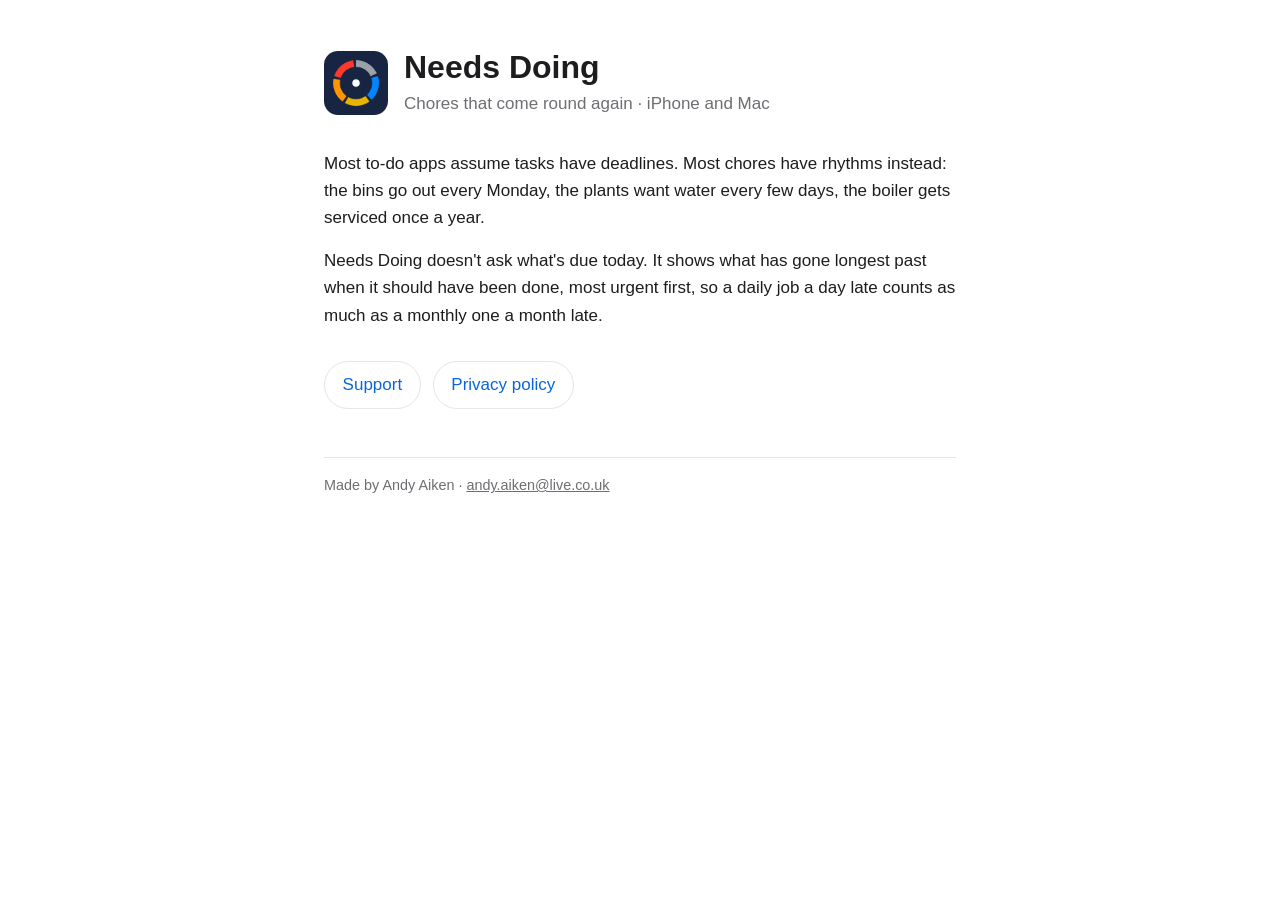
<file: docs/index.html>
<!DOCTYPE html>
<html lang="en-GB">
<head>
  <meta charset="utf-8">
  <meta name="viewport" content="width=device-width, initial-scale=1">
  <title>Needs Doing</title>
  <meta name="description" content="Needs Doing shows what has gone longest past when it should have been done, for chores that come round on a rhythm.">
  <link rel="icon" href="icon.png">
  <link rel="stylesheet" href="style.css">
</head>
<body>
<main>
  <header>
    <img src="icon.png" alt="">
    <div>
      <h1>Needs Doing</h1>
      <p class="subtitle">Chores that come round again · iPhone and Mac</p>
    </div>
  </header>

  <p>Most to-do apps assume tasks have deadlines. Most chores have rhythms instead: the bins go out every Monday, the plants want water every few days, the boiler gets serviced once a year.</p>
  <p>Needs Doing doesn't ask what's due today. It shows what has gone longest past when it should have been done, most urgent first, so a daily job a day late counts as much as a monthly one a month late.</p>

  <nav class="links">
    <a href="support.html">Support</a>
    <a href="privacy.html">Privacy policy</a>
  </nav>

  <footer>
    <p>Made by Andy Aiken · <a href="mailto:andy.aiken@live.co.uk">andy.aiken@live.co.uk</a></p>
  </footer>
</main>
</body>
</html>
</file>
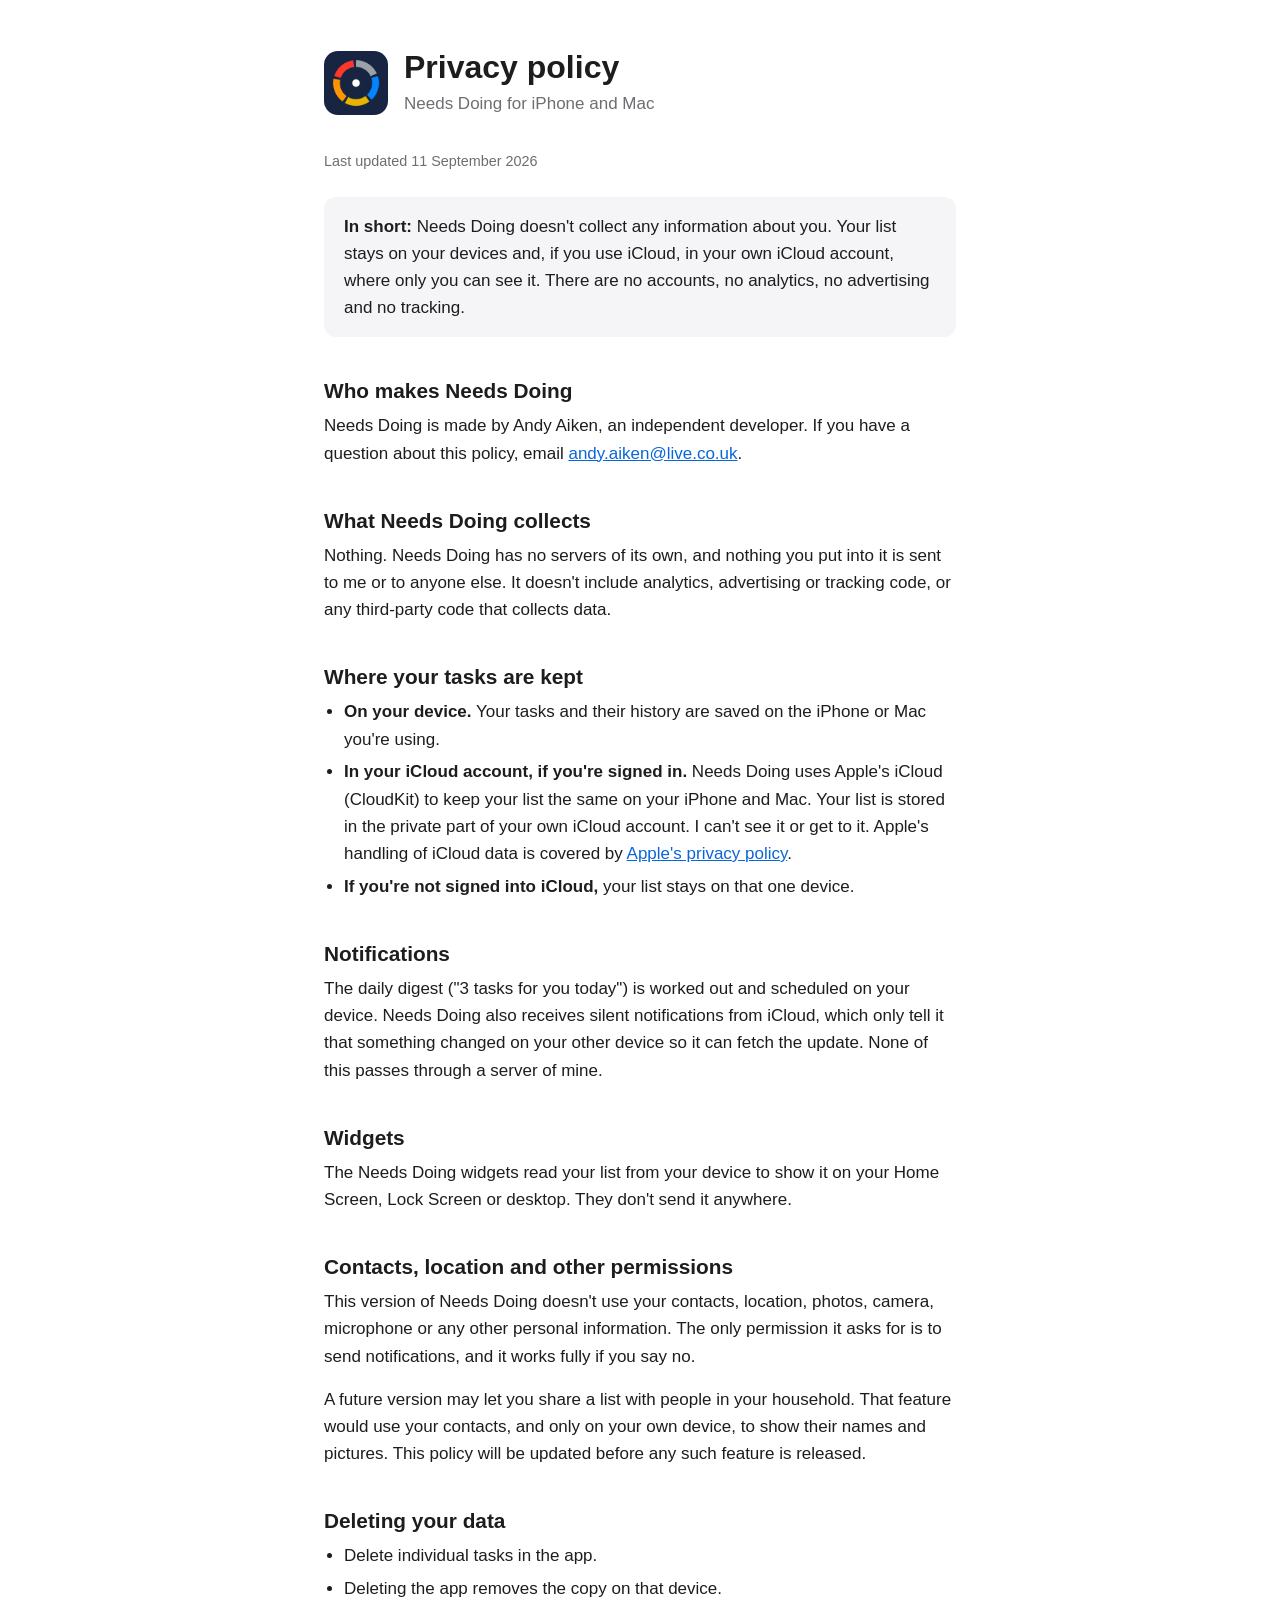
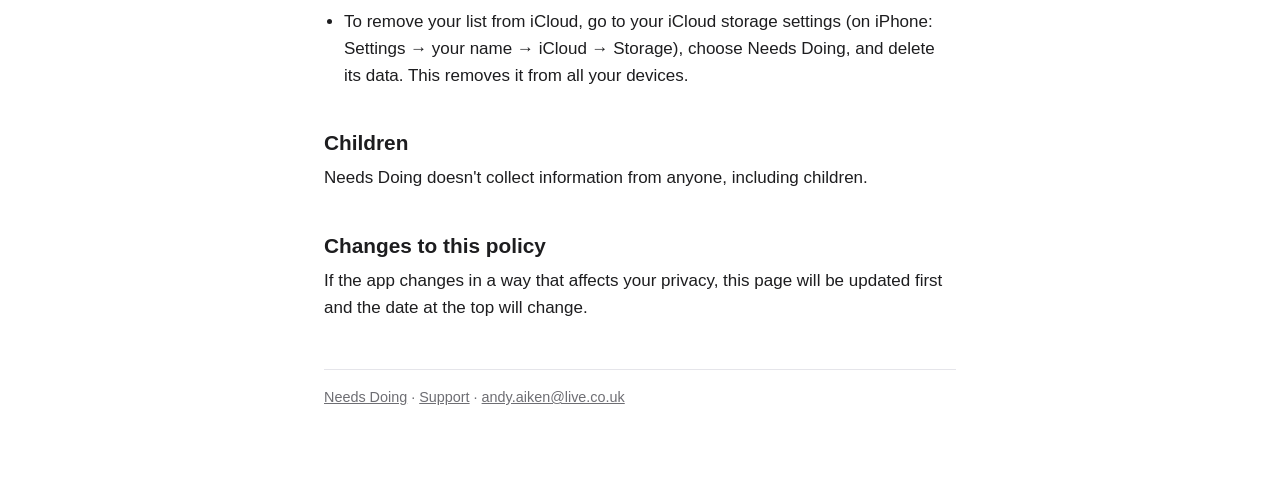
<file: docs/privacy.html>
<!DOCTYPE html>
<html lang="en-GB">
<head>
  <meta charset="utf-8">
  <meta name="viewport" content="width=device-width, initial-scale=1">
  <title>Privacy policy · Needs Doing</title>
  <link rel="icon" href="icon.png">
  <link rel="stylesheet" href="style.css">
</head>
<body>
<main>
  <header>
    <img src="icon.png" alt="">
    <div>
      <h1>Privacy policy</h1>
      <p class="subtitle">Needs Doing for iPhone and Mac</p>
    </div>
  </header>

  <p class="updated">Last updated 11 September 2026</p>

  <div class="summary">
    <p><strong>In short:</strong> Needs Doing doesn't collect any information about you. Your list stays on your devices and, if you use iCloud, in your own iCloud account, where only you can see it. There are no accounts, no analytics, no advertising and no tracking.</p>
  </div>

  <h2>Who makes Needs Doing</h2>
  <p>Needs Doing is made by Andy Aiken, an independent developer. If you have a question about this policy, email <a href="mailto:andy.aiken@live.co.uk">andy.aiken@live.co.uk</a>.</p>

  <h2>What Needs Doing collects</h2>
  <p>Nothing. Needs Doing has no servers of its own, and nothing you put into it is sent to me or to anyone else. It doesn't include analytics, advertising or tracking code, or any third-party code that collects data.</p>

  <h2>Where your tasks are kept</h2>
  <ul>
    <li><strong>On your device.</strong> Your tasks and their history are saved on the iPhone or Mac you're using.</li>
    <li><strong>In your iCloud account, if you're signed in.</strong> Needs Doing uses Apple's iCloud (CloudKit) to keep your list the same on your iPhone and Mac. Your list is stored in the private part of your own iCloud account. I can't see it or get to it. Apple's handling of iCloud data is covered by <a href="https://www.apple.com/legal/privacy/">Apple's privacy policy</a>.</li>
    <li><strong>If you're not signed into iCloud,</strong> your list stays on that one device.</li>
  </ul>

  <h2>Notifications</h2>
  <p>The daily digest ("3 tasks for you today") is worked out and scheduled on your device. Needs Doing also receives silent notifications from iCloud, which only tell it that something changed on your other device so it can fetch the update. None of this passes through a server of mine.</p>

  <h2>Widgets</h2>
  <p>The Needs Doing widgets read your list from your device to show it on your Home Screen, Lock Screen or desktop. They don't send it anywhere.</p>

  <h2>Contacts, location and other permissions</h2>
  <p>This version of Needs Doing doesn't use your contacts, location, photos, camera, microphone or any other personal information. The only permission it asks for is to send notifications, and it works fully if you say no.</p>
  <p>A future version may let you share a list with people in your household. That feature would use your contacts, and only on your own device, to show their names and pictures. This policy will be updated before any such feature is released.</p>

  <h2>Deleting your data</h2>
  <ul>
    <li>Delete individual tasks in the app.</li>
    <li>Deleting the app removes the copy on that device.</li>
    <li>To remove your list from iCloud, go to your iCloud storage settings (on iPhone: Settings → your name → iCloud → Storage), choose Needs Doing, and delete its data. This removes it from all your devices.</li>
  </ul>

  <h2>Children</h2>
  <p>Needs Doing doesn't collect information from anyone, including children.</p>

  <h2>Changes to this policy</h2>
  <p>If the app changes in a way that affects your privacy, this page will be updated first and the date at the top will change.</p>

  <footer>
    <p><a href="index.html">Needs Doing</a> · <a href="support.html">Support</a> · <a href="mailto:andy.aiken@live.co.uk">andy.aiken@live.co.uk</a></p>
  </footer>
</main>
</body>
</html>
</file>
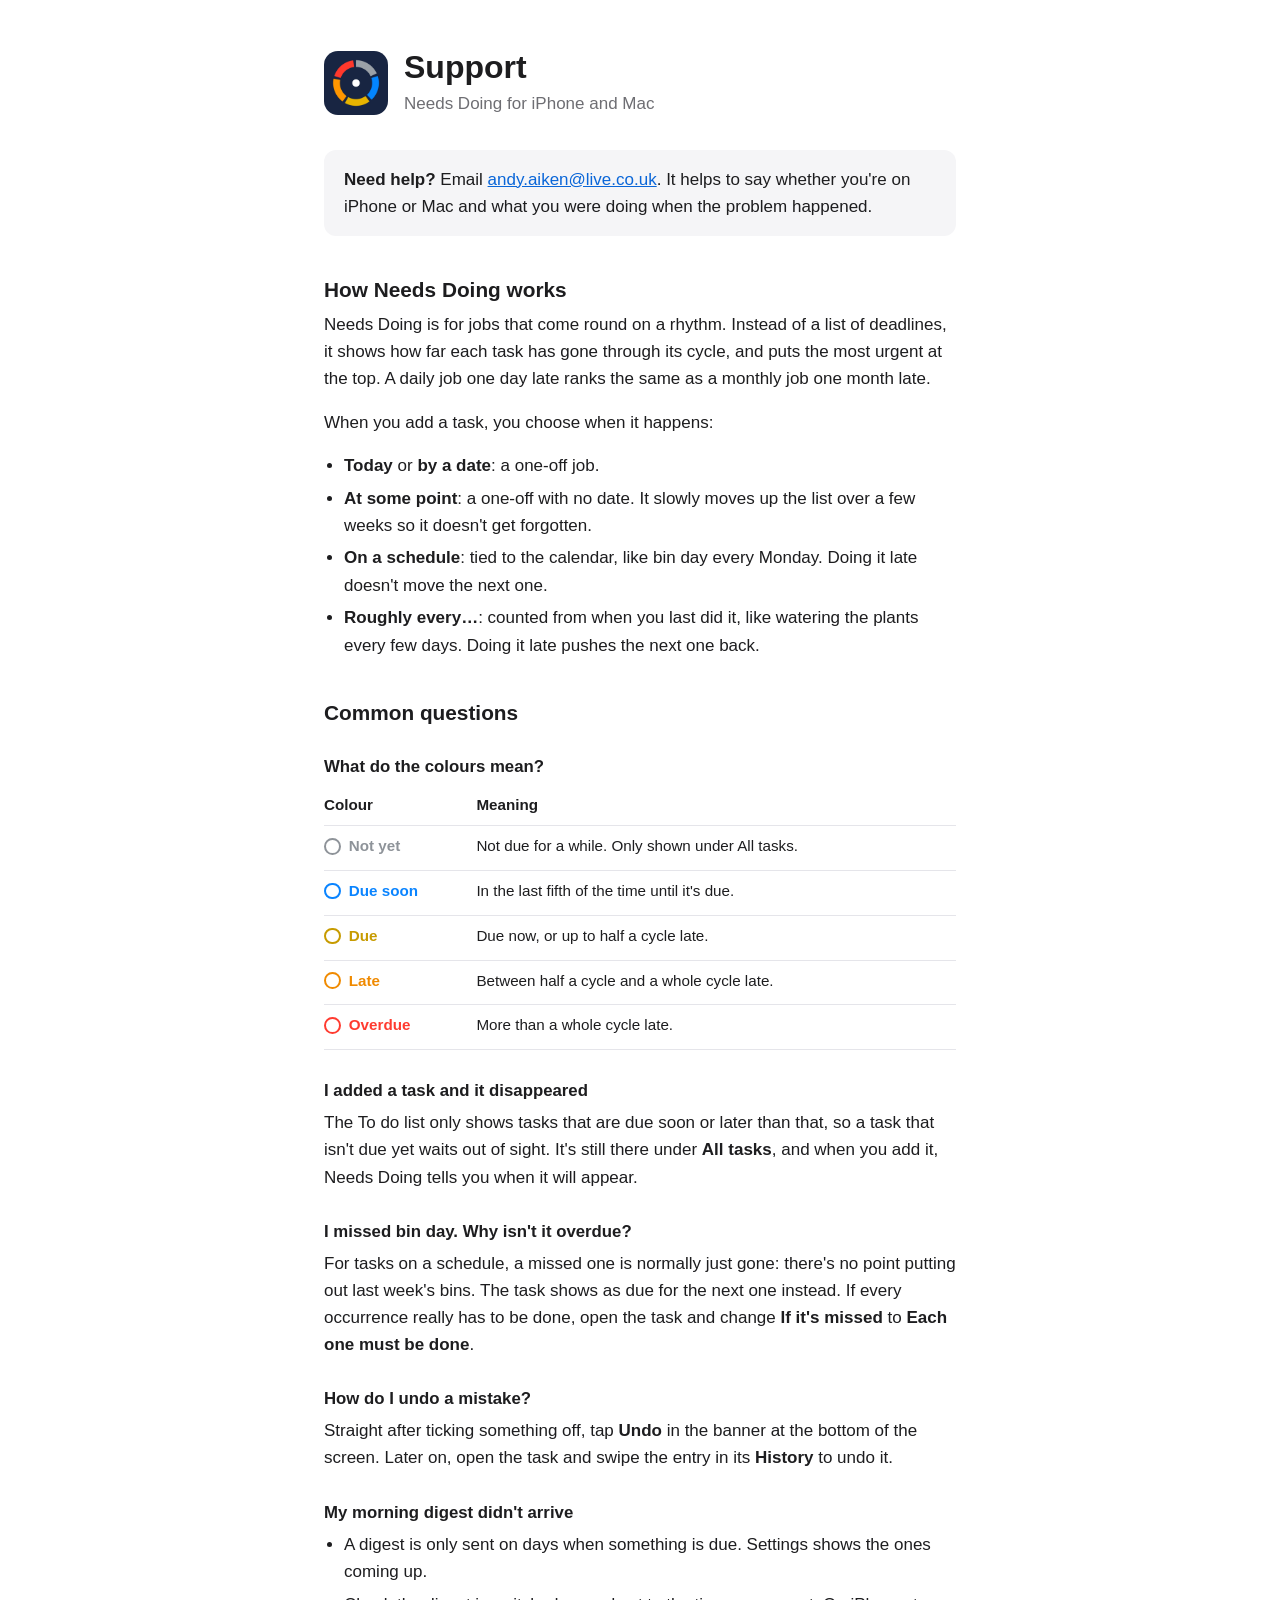
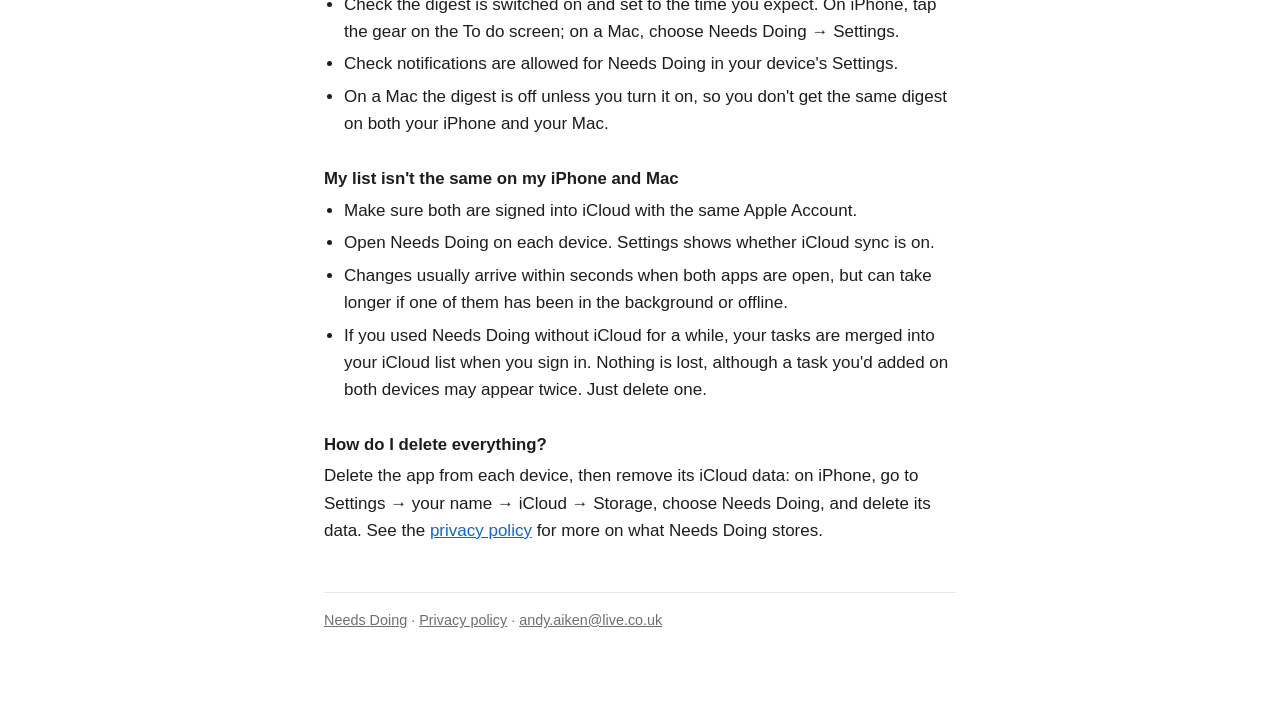
<file: docs/support.html>
<!DOCTYPE html>
<html lang="en-GB">
<head>
  <meta charset="utf-8">
  <meta name="viewport" content="width=device-width, initial-scale=1">
  <title>Support · Needs Doing</title>
  <link rel="icon" href="icon.png">
  <link rel="stylesheet" href="style.css">
</head>
<body>
<main>
  <header>
    <img src="icon.png" alt="">
    <div>
      <h1>Support</h1>
      <p class="subtitle">Needs Doing for iPhone and Mac</p>
    </div>
  </header>

  <div class="summary">
    <p><strong>Need help?</strong> Email <a href="mailto:andy.aiken@live.co.uk?subject=Needs%20Doing%20support">andy.aiken@live.co.uk</a>. It helps to say whether you're on iPhone or Mac and what you were doing when the problem happened.</p>
  </div>

  <h2>How Needs Doing works</h2>
  <p>Needs Doing is for jobs that come round on a rhythm. Instead of a list of deadlines, it shows how far each task has gone through its cycle, and puts the most urgent at the top. A daily job one day late ranks the same as a monthly job one month late.</p>
  <p>When you add a task, you choose when it happens:</p>
  <ul>
    <li><strong>Today</strong> or <strong>by a date</strong>: a one-off job.</li>
    <li><strong>At some point</strong>: a one-off with no date. It slowly moves up the list over a few weeks so it doesn't get forgotten.</li>
    <li><strong>On a schedule</strong>: tied to the calendar, like bin day every Monday. Doing it late doesn't move the next one.</li>
    <li><strong>Roughly every…</strong>: counted from when you last did it, like watering the plants every few days. Doing it late pushes the next one back.</li>
  </ul>

  <h2>Common questions</h2>

  <h3>What do the colours mean?</h3>
  <table>
    <tr><th>Colour</th><th>Meaning</th></tr>
    <tr><td><span class="band not-yet">Not yet</span></td><td>Not due for a while. Only shown under All tasks.</td></tr>
    <tr><td><span class="band due-soon">Due soon</span></td><td>In the last fifth of the time until it's due.</td></tr>
    <tr><td><span class="band due">Due</span></td><td>Due now, or up to half a cycle late.</td></tr>
    <tr><td><span class="band late">Late</span></td><td>Between half a cycle and a whole cycle late.</td></tr>
    <tr><td><span class="band overdue">Overdue</span></td><td>More than a whole cycle late.</td></tr>
  </table>

  <h3>I added a task and it disappeared</h3>
  <p>The To do list only shows tasks that are due soon or later than that, so a task that isn't due yet waits out of sight. It's still there under <strong>All tasks</strong>, and when you add it, Needs Doing tells you when it will appear.</p>

  <h3>I missed bin day. Why isn't it overdue?</h3>
  <p>For tasks on a schedule, a missed one is normally just gone: there's no point putting out last week's bins. The task shows as due for the next one instead. If every occurrence really has to be done, open the task and change <strong>If it's missed</strong> to <strong>Each one must be done</strong>.</p>

  <h3>How do I undo a mistake?</h3>
  <p>Straight after ticking something off, tap <strong>Undo</strong> in the banner at the bottom of the screen. Later on, open the task and swipe the entry in its <strong>History</strong> to undo it.</p>

  <h3>My morning digest didn't arrive</h3>
  <ul>
    <li>A digest is only sent on days when something is due. Settings shows the ones coming up.</li>
    <li>Check the digest is switched on and set to the time you expect. On iPhone, tap the gear on the To do screen; on a Mac, choose Needs Doing → Settings.</li>
    <li>Check notifications are allowed for Needs Doing in your device's Settings.</li>
    <li>On a Mac the digest is off unless you turn it on, so you don't get the same digest on both your iPhone and your Mac.</li>
  </ul>

  <h3>My list isn't the same on my iPhone and Mac</h3>
  <ul>
    <li>Make sure both are signed into iCloud with the same Apple Account.</li>
    <li>Open Needs Doing on each device. Settings shows whether iCloud sync is on.</li>
    <li>Changes usually arrive within seconds when both apps are open, but can take longer if one of them has been in the background or offline.</li>
    <li>If you used Needs Doing without iCloud for a while, your tasks are merged into your iCloud list when you sign in. Nothing is lost, although a task you'd added on both devices may appear twice. Just delete one.</li>
  </ul>

  <h3>How do I delete everything?</h3>
  <p>Delete the app from each device, then remove its iCloud data: on iPhone, go to Settings → your name → iCloud → Storage, choose Needs Doing, and delete its data. See the <a href="privacy.html">privacy policy</a> for more on what Needs Doing stores.</p>

  <footer>
    <p><a href="index.html">Needs Doing</a> · <a href="privacy.html">Privacy policy</a> · <a href="mailto:andy.aiken@live.co.uk">andy.aiken@live.co.uk</a></p>
  </footer>
</main>
</body>
</html>
</file>
<file: docs/style.css>
:root {
  --bg: #ffffff;
  --text: #1d1d1f;
  --muted: #6e6e73;
  --accent: #0a66d8;
  --rule: #e5e5ea;
  --panel: #f5f5f7;
}

@media (prefers-color-scheme: dark) {
  :root {
    --bg: #111418;
    --text: #f2f2f7;
    --muted: #a1a1a6;
    --accent: #5aa9ff;
    --rule: #2c2c2e;
    --panel: #1c1f24;
  }
}

* { box-sizing: border-box; }

body {
  margin: 0;
  background: var(--bg);
  color: var(--text);
  font: 17px/1.6 -apple-system, BlinkMacSystemFont, "Helvetica Neue", Helvetica, Arial, sans-serif;
  -webkit-text-size-adjust: 100%;
}

main {
  max-width: 42rem;
  margin: 0 auto;
  padding: 3rem 1.25rem 4rem;
}

header {
  display: flex;
  align-items: center;
  gap: 1rem;
  margin-bottom: 2rem;
}

header img {
  width: 64px;
  height: 64px;
  border-radius: 14px;
  flex: none;
}

h1 { font-size: 2rem; line-height: 1.2; margin: 0; }
h2 { font-size: 1.3rem; line-height: 1.3; margin: 2.5rem 0 0.5rem; }
h3 { font-size: 1.05rem; margin: 1.75rem 0 0.25rem; }
p, ul, table { margin: 0 0 1rem; }
ul { padding-left: 1.25rem; }
li { margin-bottom: 0.35rem; }

a { color: var(--accent); }

.subtitle { color: var(--muted); margin: 0.25rem 0 0; }
.updated { color: var(--muted); font-size: 0.9rem; }

.summary {
  background: var(--panel);
  border-radius: 12px;
  padding: 1rem 1.25rem;
  margin: 1.5rem 0;
}
.summary p:last-child { margin-bottom: 0; }

table { border-collapse: collapse; width: 100%; font-size: 0.95rem; }
th, td { text-align: left; padding: 0.5rem 0.75rem 0.5rem 0; border-bottom: 1px solid var(--rule); vertical-align: top; }
th { font-weight: 600; }

.band { display: inline-flex; align-items: center; gap: 0.5rem; white-space: nowrap; font-weight: 600; }
.band::before {
  content: "";
  width: 0.8rem;
  height: 0.8rem;
  border-radius: 50%;
  border: 2.5px solid currentColor;
}
.not-yet { color: #8e9399; }
.due-soon { color: #0a84ff; }
.due { color: #c79b00; }
.late { color: #f08a00; }
.overdue { color: #ff3b30; }

nav.links { display: flex; flex-wrap: wrap; gap: 0.75rem; margin: 2rem 0; }
nav.links a {
  display: inline-block;
  padding: 0.6rem 1.1rem;
  border: 1px solid var(--rule);
  border-radius: 999px;
  text-decoration: none;
}

footer {
  margin-top: 3rem;
  padding-top: 1rem;
  border-top: 1px solid var(--rule);
  color: var(--muted);
  font-size: 0.9rem;
}
footer a { color: inherit; }
</file>
